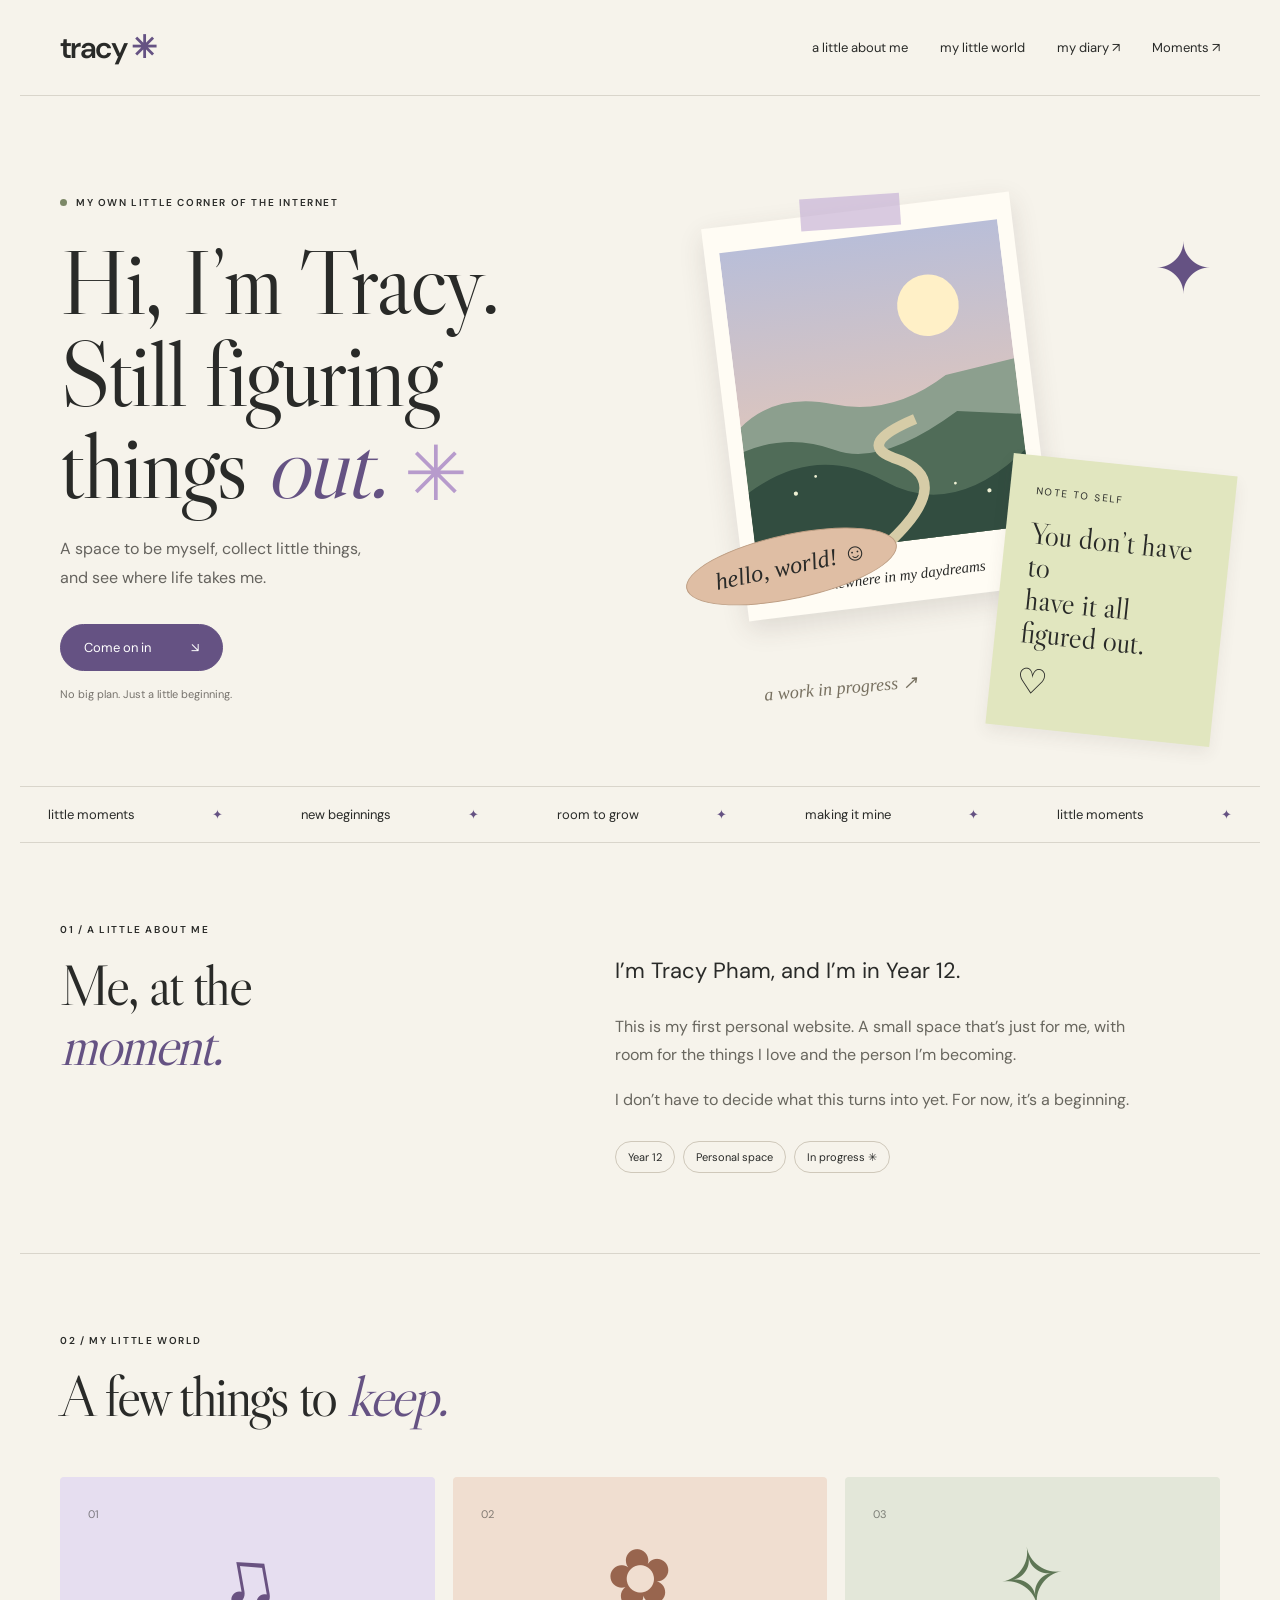
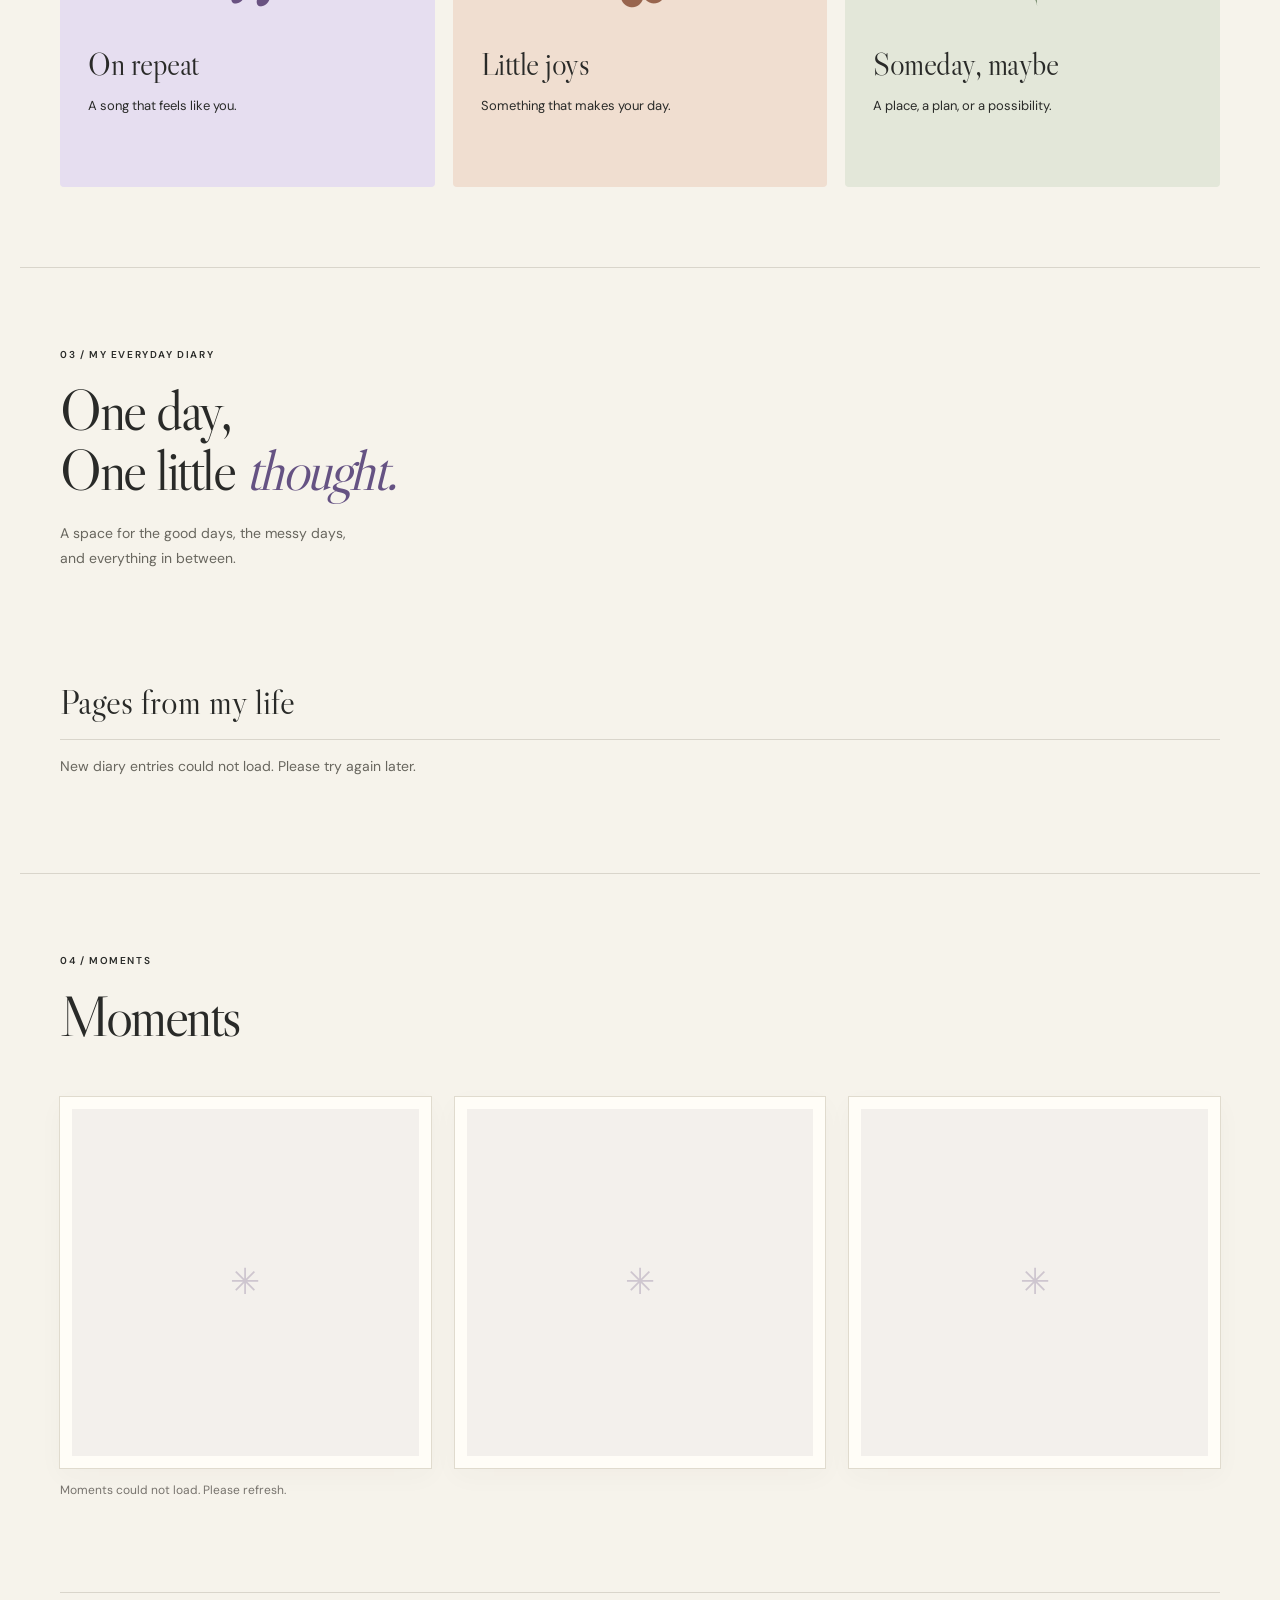
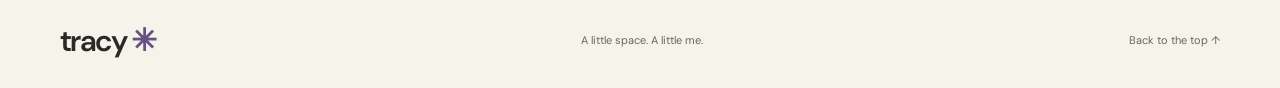
<file: index.html>
<!doctype html>
<html lang="en"><head><meta charset="utf-8"><meta name="viewport" content="width=device-width,initial-scale=1"><meta name="theme-color" content="#f6f3eb"><meta name="description" content="Tracy Pham's little corner of the internet. A place for thoughts, favourite things, and whatever comes next."><title>Tracy’s little corner</title><link rel="stylesheet" href="style.css?v=moments-1"></head>
<body><header><a class="brand" href="#home">tracy<span>✳</span></a><nav aria-label="Main navigation"><a href="#about">a little about me</a><a href="#things">my little world</a><a href="#notes">my diary ↗</a><a href="#moments">Moments ↗</a></nav></header>
<main id="home"><section class="hero"><div class="hero-copy"><div class="eyebrow"><span class="dot"></span> MY OWN LITTLE CORNER OF THE INTERNET</div><h1>Hi, I’m Tracy.<br>Still figuring<br>things <em>out.</em><span class="asterisk" aria-hidden="true">✳</span></h1><p>A space to be myself, collect little things,<br class="desktop"> and see where life takes me.</p><a class="button" href="#about">Come on in <span>↘</span></a><div class="tiny">No big plan. Just a little beginning.</div></div>
<div class="collage" aria-label="Illustrated scrapbook with a sun, mountains, and a handwritten note"><div class="orbit" aria-hidden="true">✦</div><div class="photo"><div class="tape"></div><svg viewBox="0 0 400 440" role="img" aria-label="A peaceful illustrated landscape"><defs><linearGradient id="sky" x2="0" y2="1"><stop stop-color="#b9bed8"/><stop offset="1" stop-color="#f2c9ad"/></linearGradient></defs><rect width="400" height="440" fill="url(#sky)"/><circle cx="287" cy="110" r="44" fill="#fff0c7"/><path d="M0 251 Q55 207 136 234 T300 212 L400 200 V440 H0" fill="#8c9f8e"/><path d="M0 286 Q67 267 130 299 T310 265 L400 280 V440 H0" fill="#506c58"/><path d="M0 345 Q104 286 195 352 T400 331 V440 H0" fill="#324d40"/><path d="M190 440 Q300 360 211 320 Q161 294 249 269" fill="none" stroke="#d6cca7" stroke-width="15"/><g fill="#eef0d4"><circle cx="67" cy="354" r="3"/><circle cx="98" cy="333" r="2"/><circle cx="342" cy="383" r="3"/><circle cx="295" cy="367" r="2"/></g></svg><p>somewhere in my daydreams</p></div><div class="sticky"><span>note to self</span><p>You don’t have to<br>have it all<br>figured out.</p><span class="heart">♡</span></div><div class="name-sticker">hello, world! ☺</div><div class="scribble">a work in progress ↗</div></div></section>
<div class="ticker" aria-hidden="true">little moments <span>✦</span> new beginnings <span>✦</span> room to grow <span>✦</span> making it mine <span>✦</span> little moments <span>✦</span></div>
<section id="about" class="about"><div><div class="eyebrow">01 / A LITTLE ABOUT ME</div><h2>Me, at the<br><em>moment.</em></h2></div><div class="about-copy"><p class="lead">I’m Tracy Pham, and I’m in Year 12.</p><p>This is my first personal website. A small space that’s just for me, with room for the things I love and the person I’m becoming.</p><p>I don’t have to decide what this turns into yet. For now, it’s a beginning.</p><div class="tags"><span>Year 12</span><span>Personal space</span><span>In progress ✳</span></div></div></section>
<section id="things" class="world"><div class="section-top"><div><div class="eyebrow">02 / MY LITTLE WORLD</div><h2>A few things to <em>keep.</em></h2></div></div><div class="cards"><article class="card lavender"><span class="card-number">01</span><div class="card-art" aria-hidden="true">♫</div><h3>On repeat</h3><p id="music">A song that feels like you.</p></article><article class="card peach"><span class="card-number">02</span><div class="card-art flower" aria-hidden="true">✿</div><h3>Little joys</h3><p id="joy">Something that makes your day.</p></article><article class="card green"><span class="card-number">03</span><div class="card-art" aria-hidden="true">✧</div><h3>Someday, maybe</h3><p id="dream">A place, a plan, or a possibility.</p></article></div></section>
<section id="notes" class="notes diary"><div><div class="eyebrow">03 / MY EVERYDAY DIARY</div><h2>One day,<br>One little <em>thought.</em></h2><p>A space for the good days, the messy days,<br>and everything in between.</p></div><div class="diary-history"><div class="history-heading"><h3>Pages from my life</h3></div><div id="diary-entries"></div></div></section>
<section id="moments" class="moments"><div class="section-top"><div><div class="eyebrow">04 / MOMENTS</div><h2>Moments</h2></div></div><div id="moments-grid" class="moments-grid"><div class="moment-placeholder" aria-hidden="true">✳</div><div class="moment-placeholder" aria-hidden="true">✳</div><div class="moment-placeholder" aria-hidden="true">✳</div></div><p id="moments-status" role="status"></p></section>
<footer><a class="brand" href="#home">tracy<span>✳</span></a><p>A little space. A little me.</p><a href="#home">Back to the top ↑</a></footer></main>
<script type="module" src="public-updates.js?v=moments-1"></script></body></html>
</file>
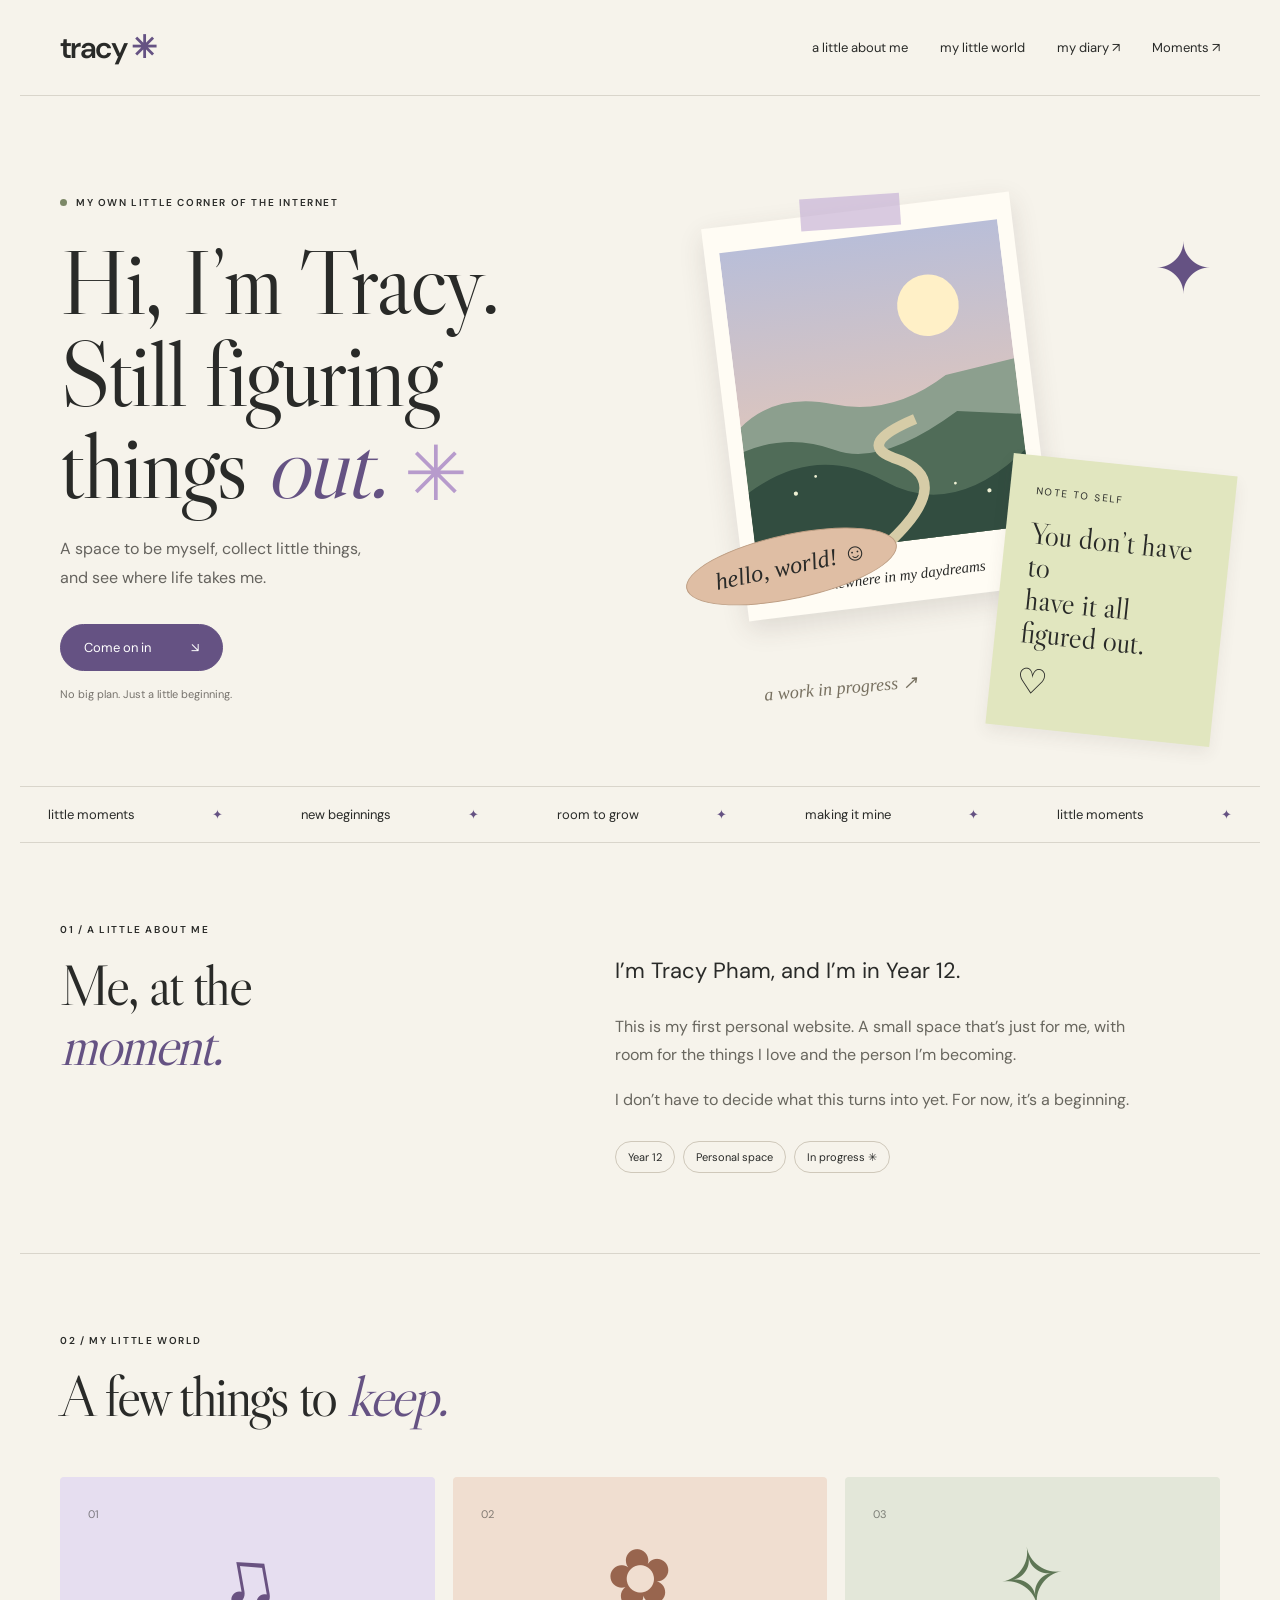
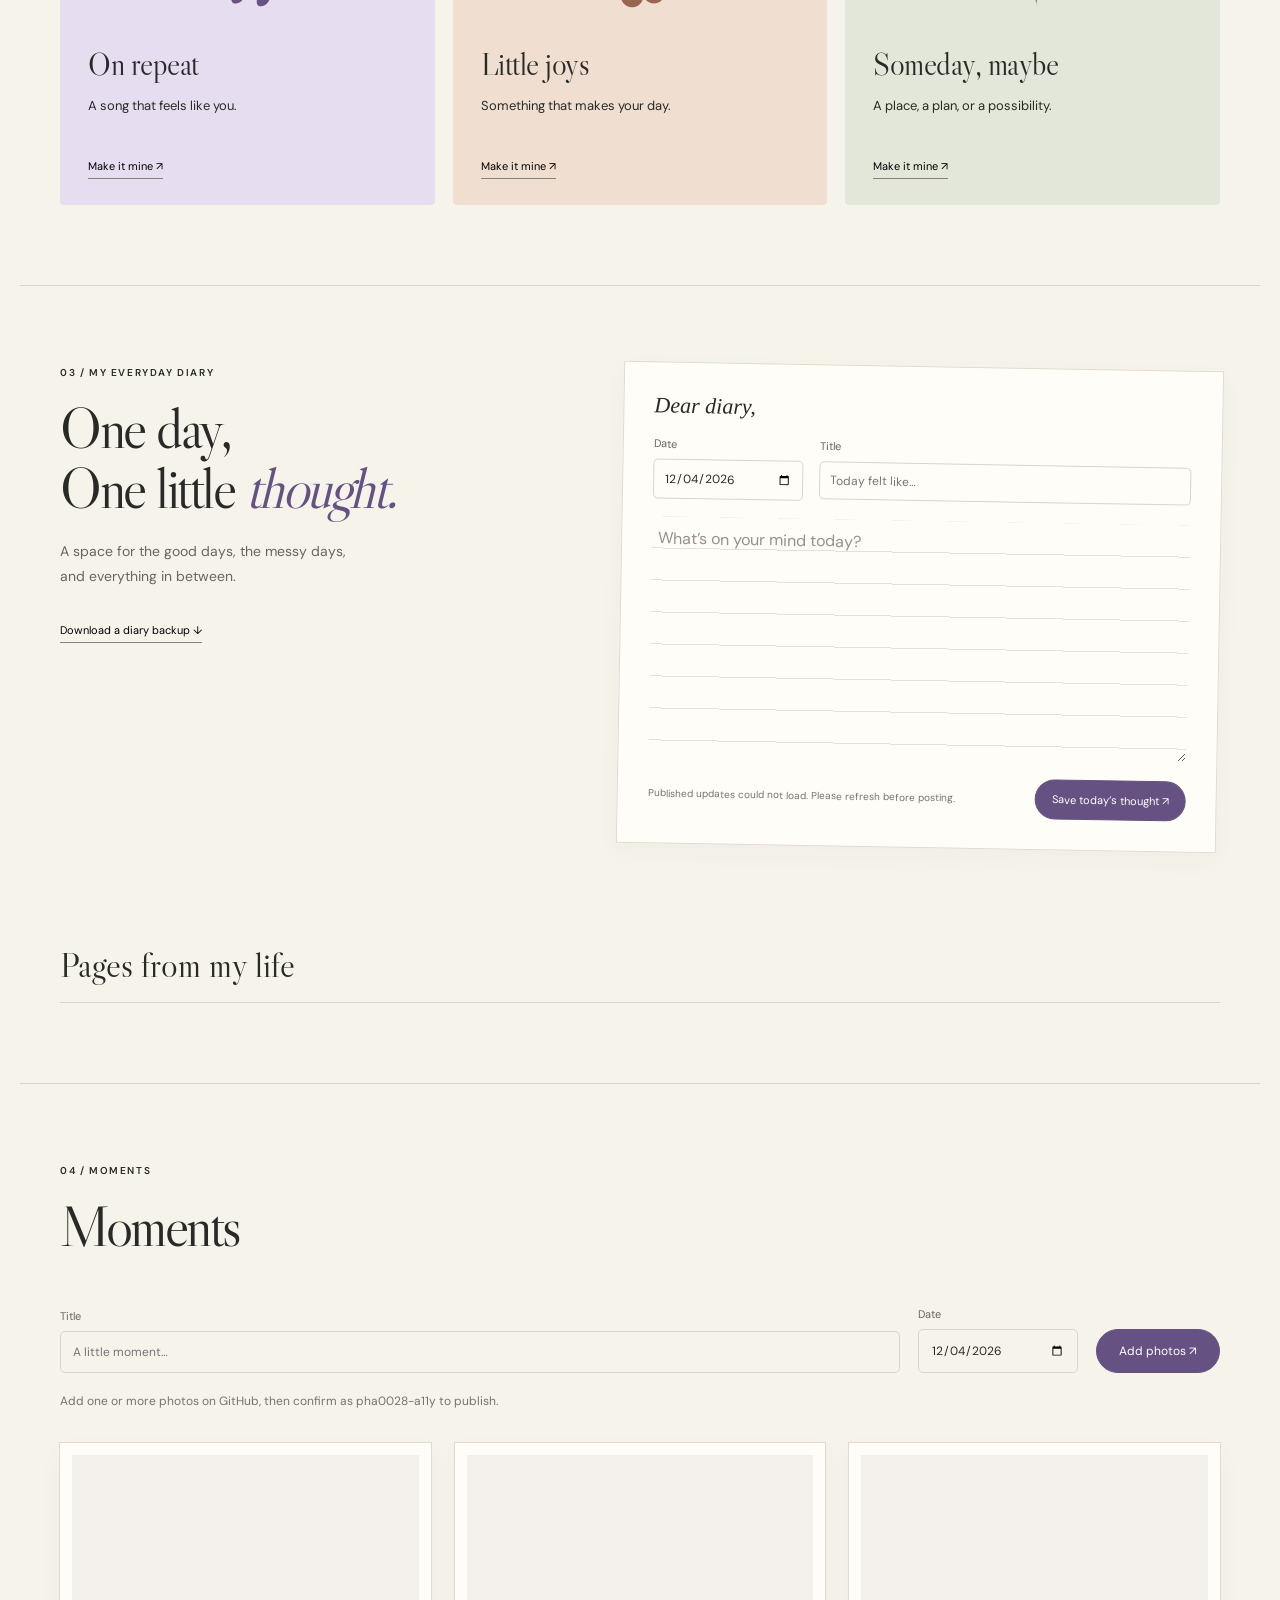
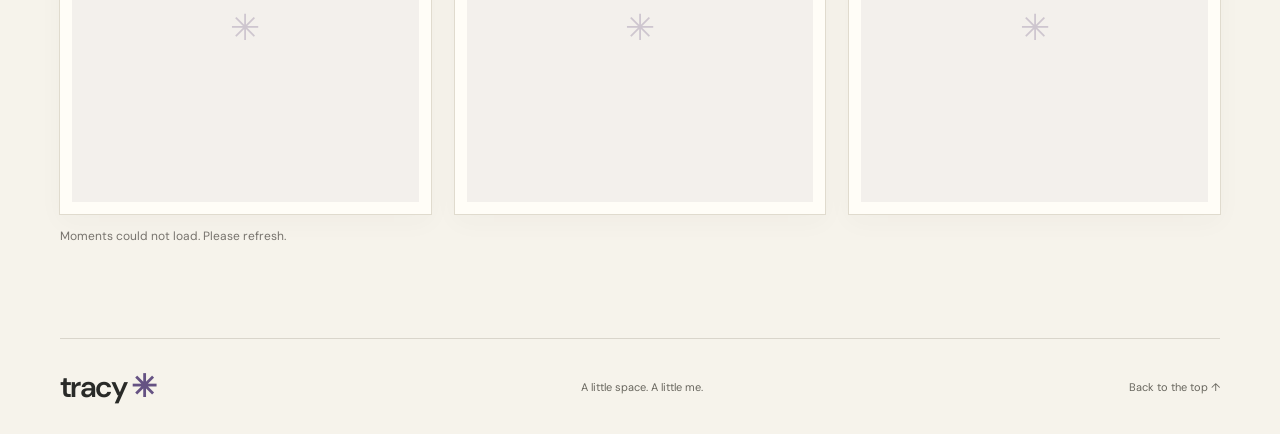
<file: write.html>
<!doctype html>
<html lang="en"><head><meta charset="utf-8"><meta name="viewport" content="width=device-width,initial-scale=1"><meta name="theme-color" content="#f6f3eb"><meta name="description" content="Tracy Pham's little corner of the internet. A place for thoughts, favourite things, and whatever comes next."><title>Tracy’s little corner</title><link rel="stylesheet" href="style.css?v=moments-1"></head>
<body><header><a class="brand" href="#home">tracy<span>✳</span></a><nav aria-label="Main navigation"><a href="#about">a little about me</a><a href="#things">my little world</a><a href="#notes">my diary ↗</a><a href="#moments">Moments ↗</a></nav></header>
<main id="home"><section class="hero"><div class="hero-copy"><div class="eyebrow"><span class="dot"></span> MY OWN LITTLE CORNER OF THE INTERNET</div><h1>Hi, I’m Tracy.<br>Still figuring<br>things <em>out.</em><span class="asterisk" aria-hidden="true">✳</span></h1><p>A space to be myself, collect little things,<br class="desktop"> and see where life takes me.</p><a class="button" href="#about">Come on in <span>↘</span></a><div class="tiny">No big plan. Just a little beginning.</div></div>
<div class="collage" aria-label="Illustrated scrapbook with a sun, mountains, and a handwritten note"><div class="orbit" aria-hidden="true">✦</div><div class="photo"><div class="tape"></div><svg viewBox="0 0 400 440" role="img" aria-label="A peaceful illustrated landscape"><defs><linearGradient id="sky" x2="0" y2="1"><stop stop-color="#b9bed8"/><stop offset="1" stop-color="#f2c9ad"/></linearGradient></defs><rect width="400" height="440" fill="url(#sky)"/><circle cx="287" cy="110" r="44" fill="#fff0c7"/><path d="M0 251 Q55 207 136 234 T300 212 L400 200 V440 H0" fill="#8c9f8e"/><path d="M0 286 Q67 267 130 299 T310 265 L400 280 V440 H0" fill="#506c58"/><path d="M0 345 Q104 286 195 352 T400 331 V440 H0" fill="#324d40"/><path d="M190 440 Q300 360 211 320 Q161 294 249 269" fill="none" stroke="#d6cca7" stroke-width="15"/><g fill="#eef0d4"><circle cx="67" cy="354" r="3"/><circle cx="98" cy="333" r="2"/><circle cx="342" cy="383" r="3"/><circle cx="295" cy="367" r="2"/></g></svg><p>somewhere in my daydreams</p></div><div class="sticky"><span>note to self</span><p>You don’t have to<br>have it all<br>figured out.</p><span class="heart">♡</span></div><div class="name-sticker">hello, world! ☺</div><div class="scribble">a work in progress ↗</div></div></section>
<div class="ticker" aria-hidden="true">little moments <span>✦</span> new beginnings <span>✦</span> room to grow <span>✦</span> making it mine <span>✦</span> little moments <span>✦</span></div>
<section id="about" class="about"><div><div class="eyebrow">01 / A LITTLE ABOUT ME</div><h2>Me, at the<br><em>moment.</em></h2></div><div class="about-copy"><p class="lead">I’m Tracy Pham, and I’m in Year 12.</p><p>This is my first personal website. A small space that’s just for me, with room for the things I love and the person I’m becoming.</p><p>I don’t have to decide what this turns into yet. For now, it’s a beginning.</p><div class="tags"><span>Year 12</span><span>Personal space</span><span>In progress ✳</span></div></div></section>
<section id="things" class="world"><div class="section-top"><div><div class="eyebrow">02 / MY LITTLE WORLD</div><h2>A few things to <em>keep.</em></h2></div></div><div class="cards"><article class="card lavender"><span class="card-number">01</span><div class="card-art" aria-hidden="true">♫</div><h3>On repeat</h3><p id="music">A song that feels like you.</p><button class="edit" data-key="music" data-title="What’s on repeat?">Make it mine ↗</button></article><article class="card peach"><span class="card-number">02</span><div class="card-art flower" aria-hidden="true">✿</div><h3>Little joys</h3><p id="joy">Something that makes your day.</p><button class="edit" data-key="joy" data-title="What’s a little joy?">Make it mine ↗</button></article><article class="card green"><span class="card-number">03</span><div class="card-art" aria-hidden="true">✧</div><h3>Someday, maybe</h3><p id="dream">A place, a plan, or a possibility.</p><button class="edit" data-key="dream" data-title="What’s a someday dream?">Make it mine ↗</button></article></div></section>
<section id="notes" class="notes diary"><div><div class="eyebrow">03 / MY EVERYDAY DIARY</div><h2>One day,<br>One little <em>thought.</em></h2><p>A space for the good days, the messy days,<br>and everything in between.</p><button id="export-diary" class="edit" type="button">Download a diary backup ↓</button></div><form id="note-form"><label for="note">Dear diary,</label><div class="diary-fields"><div><label for="entry-date">Date</label><input id="entry-date" type="date" required></div><div><label for="entry-title">Title</label><input id="entry-title" maxlength="100" placeholder="Today felt like…"></div></div><textarea id="note" maxlength="12000" placeholder="What’s on your mind today?" rows="7" required></textarea><div class="note-bottom"><span id="save-status" role="status">Your thoughts belong here.</span><div class="diary-actions"><button id="cancel-edit" class="edit" type="button" hidden>Cancel edit</button><button id="save-entry" class="button" type="submit">Save today’s thought ↗</button></div></div></form><div class="diary-history"><div class="history-heading"><h3>Pages from my life</h3></div><div id="diary-entries"></div></div></section>
<section id="moments" class="moments"><div class="section-top"><div><div class="eyebrow">04 / MOMENTS</div><h2>Moments</h2></div></div><form id="moment-form" class="moment-form"><div><label for="moment-title">Title</label><input id="moment-title" maxlength="100" placeholder="A little moment…"></div><div><label for="moment-date">Date</label><input id="moment-date" type="date" required></div><button class="button" type="submit">Add photos ↗</button><p>Add one or more photos on GitHub, then confirm as pha0028-a11y to publish.</p></form><div id="moments-grid" class="moments-grid"><div class="moment-placeholder" aria-hidden="true">✳</div><div class="moment-placeholder" aria-hidden="true">✳</div><div class="moment-placeholder" aria-hidden="true">✳</div></div><p id="moments-status" role="status"></p></section>
<footer><a class="brand" href="#home">tracy<span>✳</span></a><p>A little space. A little me.</p><a href="#home">Back to the top ↑</a></footer></main>
<dialog id="edit-dialog"><form id="edit-form"><button class="close" type="button" aria-label="Close editor">×</button><h2 id="edit-title">Make it mine</h2><label for="edit-value">Your favourite thing</label><textarea id="edit-value" maxlength="180" rows="3" required></textarea><p>Your edit is saved on this browser only.</p><button class="button" type="submit">Save my favourite ↗</button></form></dialog><script type="module" src="owner-editor.js?v=moments-1"></script></body></html>
</file>
<file: style.css>
@import url('https://fonts.googleapis.com/css2?family=DM+Sans:wght@400;500;600;700&family=Libre+Caslon+Display&display=swap');
:root{--paper:#f6f3eb;--ink:#292a28;--purple:#655283;--line:#d9d5cb}*{box-sizing:border-box}html{scroll-behavior:smooth;scroll-padding-top:25px}body{margin:0;background:var(--paper);color:var(--ink);font-family:'DM Sans',sans-serif;font-size:16px}a{color:inherit;text-decoration:none}button,textarea{font:inherit}button,a,textarea{outline-offset:5px}header,main{max-width:1240px;margin:auto}header{display:flex;justify-content:space-between;align-items:center;padding:27px 40px;border-bottom:1px solid var(--line)}.brand{font-size:30px;font-weight:600;letter-spacing:-1.6px}.brand span{display:inline-block;color:var(--purple);font-size:31px;margin-left:5px}nav{display:flex;gap:32px;font-size:13px}nav a:hover,footer a:hover{text-decoration:underline}.hero{display:grid;grid-template-columns:1.1fr 1fr;min-height:690px;padding:73px 40px 58px;gap:35px;align-items:center}.eyebrow{font-size:10px;letter-spacing:1.6px;font-weight:600;display:flex;gap:9px;align-items:center}.dot{width:7px;height:7px;border-radius:100%;background:#7c8867}h1,h2{font-family:'Libre Caslon Display',Georgia,serif;font-weight:400;letter-spacing:-2.5px}h1{font-size:93px;line-height:.99;margin:27px 0 23px;position:relative}em{color:var(--purple);font-weight:400}.asterisk{color:#b79bcc;font-family:serif;font-size:76px;position:absolute;bottom:0;margin-left:18px}.hero-copy>p{font-size:16px;line-height:1.8;color:#65635e}.button{display:inline-flex;background:var(--purple);border:1px solid var(--purple);color:white;padding:14px 23px;border-radius:100px;gap:40px;align-items:center;font-size:13px;cursor:pointer}.button:hover{background:#4e3e68}.hero .button{margin-top:15px}.tiny{font-size:11px;color:#77736d;margin-top:16px}.collage{position:relative;height:500px}.photo{position:absolute;left:40px;top:10px;width:310px;background:#fffcf4;padding:15px 15px 3px;transform:rotate(-7deg);box-shadow:0 9px 27px #40383122}.photo svg{width:100%;display:block;height:330px;object-fit:cover}.photo p{font-family:Georgia,serif;font-style:italic;text-align:center;font-size:15px}.tape{position:absolute;top:-15px;left:100px;width:100px;height:32px;background:#c6b1d6a8;transform:rotate(3deg)}.sticky{position:absolute;top:265px;right:-4px;background:#e1e6bf;padding:23px 26px;width:225px;transform:rotate(6deg);box-shadow:0 7px 16px #40383113}.sticky>span:first-child{font-size:10px;text-transform:uppercase;letter-spacing:1.5px}.sticky p{font-family:'Libre Caslon Display',Georgia,serif;font-size:30px;line-height:1.1;margin:17px 0 10px}.heart{font-size:35px}.name-sticker{position:absolute;left:0;top:335px;background:#dfbea4;border:1px solid #be9e83;border-radius:50%;padding:18px 29px;font-family:Georgia,serif;font-style:italic;font-size:24px;transform:rotate(-12deg)}.orbit{position:absolute;right:7px;top:25px;font-size:70px;color:var(--purple)}.scribble{position:absolute;bottom:0;left:80px;font:italic 18px Georgia,serif;color:#777060;transform:rotate(-5deg)}.ticker{border-top:1px solid var(--line);border-bottom:1px solid var(--line);display:flex;justify-content:space-around;gap:22px;white-space:nowrap;overflow:hidden;padding:19px 0;font-size:13px}.ticker span{color:var(--purple)}section:not(.hero){padding:80px 40px}.about{display:grid;grid-template-columns:1fr 1.3fr;gap:90px;border-bottom:1px solid var(--line)}h2{font-size:57px;line-height:1.05;margin:20px 0}.about-copy{padding-top:28px;max-width:550px}.about-copy p{color:#68665e;line-height:1.8}.about-copy .lead{color:var(--ink);font-size:22px;margin-top:0}.tags{display:flex;gap:8px;flex-wrap:wrap;margin-top:26px}.tags span{font-size:11px;padding:8px 12px;border:1px solid #cfc8ba;border-radius:30px}.section-top{display:flex;justify-content:space-between;align-items:center;margin-bottom:30px}.section-top>p{font-size:13px;line-height:1.8;color:#68665e}.cards{display:grid;grid-template-columns:repeat(3,1fr);gap:18px}.card{padding:25px 28px 26px;border-radius:4px;position:relative;min-height:310px}.lavender{background:#e6def0}.peach{background:#f0ded0}.green{background:#e3e7d9}.card-number{font-size:11px;opacity:.55}.card-art{text-align:center;font:80px Georgia,serif;color:#695281;height:112px;line-height:112px;transform:rotate(-10deg)}.flower{color:#98654e}.green .card-art{color:#5e7655}.card h3{font-family:'Libre Caslon Display',Georgia,serif;font-weight:400;font-size:31px;letter-spacing:-.5px;margin:10px 0}.card p{font-size:13px;line-height:1.6;min-height:42px;overflow-wrap:anywhere}.edit{background:none;border:0;border-bottom:1px solid #89827a;padding:8px 0 5px;font-size:11px;cursor:pointer}.edit:hover{color:var(--purple)}.storage-note{color:#77736d;font-size:11px;margin-top:20px}.notes{border-top:1px solid var(--line);display:grid;grid-template-columns:1fr 1.2fr;gap:60px}.notes>div>p{font-size:14px;line-height:1.8;color:#68665e}#note-form{background:#fffdf7;border:1px solid #e0dbce;padding:30px;transform:rotate(1deg);box-shadow:0 8px 25px #40383108}label{display:block;font-family:Georgia,serif;font-style:italic;font-size:22px;margin-bottom:18px}textarea{width:100%;resize:vertical;color:var(--ink);background:transparent;border:0;line-height:2;padding:6px;background-image:repeating-linear-gradient(transparent,transparent 31px,#e6e0d5 31px,#e6e0d5 32px)}textarea::placeholder{color:#96928a}.note-bottom{display:flex;align-items:center;justify-content:space-between;gap:20px;margin-top:15px}#save-status{font-size:10px;color:#77736d}.note-bottom .button{font-size:11px;padding:12px 16px;gap:6px}footer{margin:0 40px;border-top:1px solid var(--line);padding:27px 0;display:flex;justify-content:space-between;align-items:center}footer p,footer>a:last-child{font-size:11px;color:#68665e}dialog{background:var(--paper);color:var(--ink);border:1px solid var(--line);border-radius:12px;padding:32px;max-width:480px;width:calc(100% - 36px)}dialog::backdrop{background:#292a2855;backdrop-filter:blur(3px)}dialog h2{font-size:40px;letter-spacing:-1px}dialog label{font:12px 'DM Sans',sans-serif;margin-top:25px}dialog p{font-size:11px;color:#77736d}dialog .close{position:absolute;right:17px;top:10px;border:0;background:transparent;font-size:28px;cursor:pointer}dialog .button{margin-top:15px}@media(min-width:1300px){.hero{min-height:740px}}@media(max-width:900px){h1{font-size:75px}.hero{gap:10px}.photo{left:15px;width:260px}.photo svg{height:290px}.sticky{right:0;top:255px;width:200px}.name-sticker{top:350px;font-size:20px}.about{gap:35px}.notes{gap:25px}.note-bottom{align-items:flex-start;flex-direction:column}.cards{gap:12px}.card{padding:20px}}@media(max-width:650px){header{padding:20px 22px}nav{gap:17px;font-size:11px}nav a:first-child{display:none}.hero{grid-template-columns:1fr;padding:45px 24px 30px;gap:40px}.eyebrow{font-size:9px}h1{font-size:76px}.asterisk{font-size:55px}.collage{height:465px;max-width:350px;width:100%;margin:auto}.photo{left:25px;width:265px}.sticky{top:250px;right:-3px}.scribble{left:42px}.ticker{justify-content:flex-start;padding-left:24px;font-size:12px}section:not(.hero){padding:50px 24px}.about,.notes{grid-template-columns:1fr;gap:10px}h2{font-size:49px}.about-copy{padding-top:6px}.section-top{display:block}.section-top>p{margin-bottom:25px}.cards{grid-template-columns:1fr}.card{min-height:245px;padding:22px 28px}.card-art{position:absolute;right:28px;top:18px;height:100px}.card h3{margin-top:40px}.card p{max-width:230px}.note-bottom{align-items:center;flex-direction:row}#note-form{padding:22px;transform:none}footer{margin:0 24px;flex-wrap:wrap;gap:20px}footer p{display:none}}@media(prefers-reduced-motion:reduce){html{scroll-behavior:auto}}
.diary-privacy{max-width:340px;font-size:12px!important;line-height:1.7!important}.diary-fields{display:grid;grid-template-columns:150px 1fr;gap:16px;margin-bottom:18px}.diary-fields label{font:11px 'DM Sans',sans-serif;font-style:normal;margin-bottom:8px;color:#68665e}.diary-fields input{width:100%;min-width:0;background:transparent;border:1px solid #d9d5cb;border-radius:5px;padding:10px;font:12px 'DM Sans',sans-serif;color:var(--ink)}.diary-history{grid-column:1/-1;margin-top:35px}.history-heading{display:flex;align-items:center;justify-content:space-between;border-bottom:1px solid var(--line);padding-bottom:16px;gap:16px}.history-heading h3{font:35px 'Libre Caslon Display',Georgia,serif;margin:0}.history-heading>span{font-size:12px;color:#77736d}.diary-page{padding:28px 0;border-bottom:1px solid var(--line)}.diary-page time{font-size:10px;color:var(--purple);text-transform:uppercase;letter-spacing:1px}.diary-page h4{font:29px 'Libre Caslon Display',Georgia,serif;margin:13px 0}.diary-page p{white-space:pre-wrap;overflow-wrap:anywhere;font-size:14px;line-height:1.9;max-width:800px;margin:12px 0}.page-actions,.diary-actions{display:flex;gap:18px;align-items:center}.page-actions .edit{font-size:11px}.empty-diary{padding:32px 0;color:#77736d;font-size:14px}.diary-actions [hidden]{display:none}.diary textarea{min-height:180px}#export-diary{margin-top:12px}@media(max-width:650px){.diary-fields{grid-template-columns:1fr}.diary .note-bottom{flex-direction:column;align-items:flex-start}.history-heading h3{font-size:29px}.diary-history{margin-top:25px}}
.moments{border-top:1px solid var(--line)}.moments-grid{display:grid;grid-template-columns:repeat(3,minmax(0,1fr));gap:24px;align-items:start}.moment-frame{margin:0;background:#fffdf7;border:1px solid #e0dbce;padding:12px 12px 16px;box-shadow:0 8px 25px #40383108;min-width:0}.moment-frame>a:first-child{display:block}.moment-frame img{display:block;width:100%;aspect-ratio:1;object-fit:cover;background:#e6def0}.moment-frame figcaption{padding:14px 3px 0;overflow-wrap:anywhere}.moment-frame figcaption span{display:block;font:24px Georgia,serif}.moment-frame time{display:block;color:#77736d;font-size:10px;margin-top:10px}.moment-frame .edit{display:inline-block;margin:8px 3px 0}.moment-placeholder{aspect-ratio:1;background:#e6def033;border:12px solid #fffdf7;outline:1px solid #e0dbce;display:grid;place-items:center;font:36px Georgia,serif;color:#69528144;box-shadow:0 8px 25px #40383108}.moment-form{display:grid;grid-template-columns:1fr 160px auto;gap:18px;align-items:end;margin-bottom:32px}.moment-form label{font:11px 'DM Sans',sans-serif;margin:0 0 8px;color:#68665e}.moment-form input{width:100%;min-width:0;background:transparent;border:1px solid #d9d5cb;border-radius:5px;padding:12px;font:12px 'DM Sans',sans-serif;color:var(--ink)}.moment-form .button{font-size:12px;padding:13px 22px}.moment-form p{grid-column:1/-1;font-size:12px;color:#77736d;line-height:1.7;margin:0}#moments-status{font-size:12px;color:#77736d;line-height:1.7}#moments-status:empty{display:none}@media(max-width:650px){nav{gap:12px;font-size:10px}.moments-grid{gap:10px}.moment-frame{padding:5px 5px 10px}.moment-frame figcaption{padding:8px 1px 0}.moment-frame figcaption span{font-size:14px}.moment-frame time{font-size:9px}.moment-frame .edit{font-size:9px}.moment-placeholder{border-width:5px;font-size:24px}.moment-form{grid-template-columns:1fr 130px;gap:14px}.moment-form .button{grid-column:1/-1;justify-self:start}}
</file>
